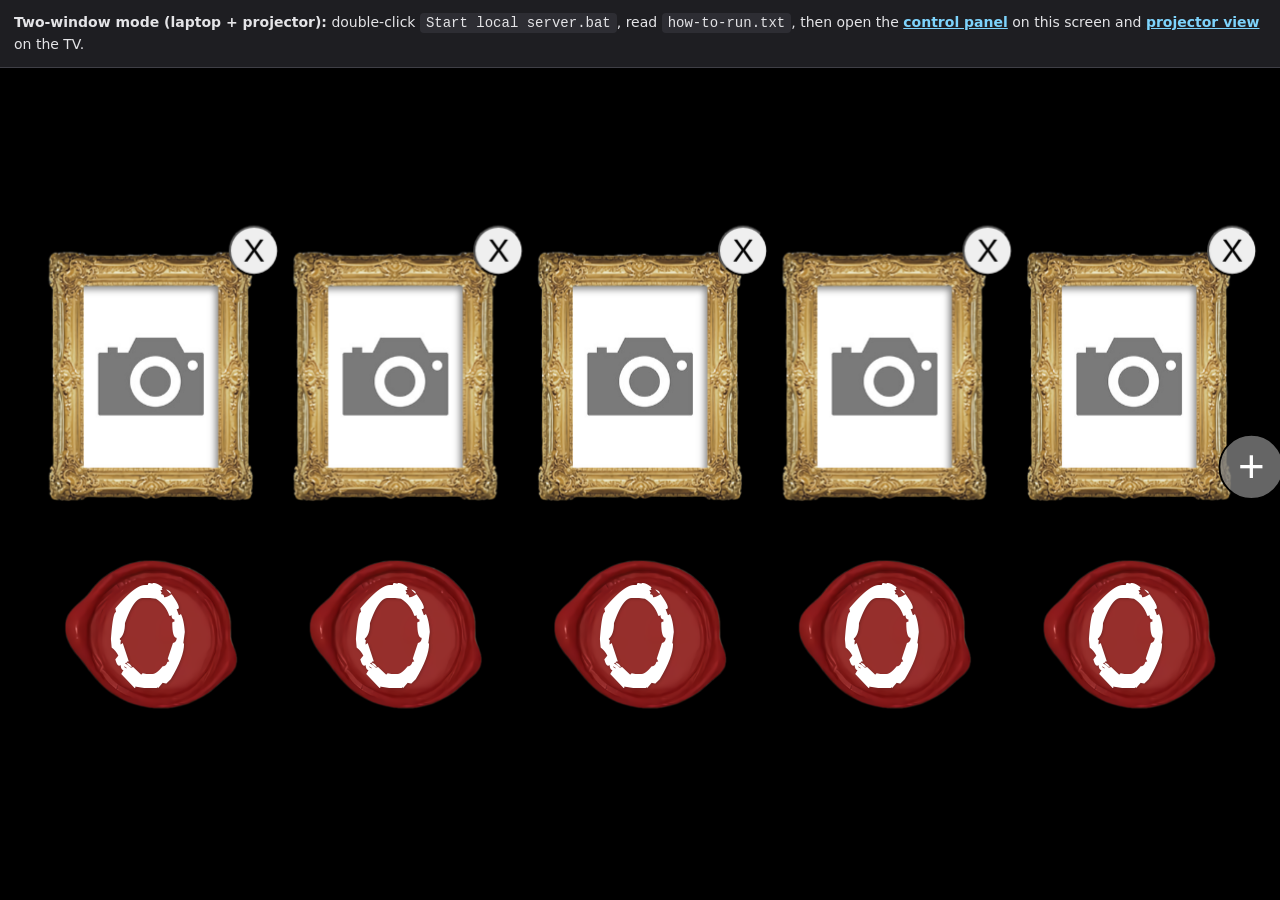
<file: tm-scoreboard/index.html>
<!DOCTYPE html>
<html>
	<head>
		<meta charset="utf-8">
		<meta name="viewport" content="width=device-width, initial-scale=1.0">
		<meta http-equiv="X-UA-Compatible" content="IE=edge">

		<title>Taskmaster Scoreboard - VodBox</title>

		<meta name="description" content="Create your own Taskmaster Scoreboard with your friends and family!">
		<meta name="short_description" content="Taskmaster Scoreboard">
		<meta name="author_description" content="VodBox (Dillon Pentz)">
		<meta name="keywords" content="taskmaster, generator, scoreboard, hometasking, home taskmaster, alex horne, greg davies">

		<meta name="twitter:card" property="twitter:card" content="summary_large_image">
		<meta name="twitter:title" property="twitter:title" content="Taskmaster Scoreboard">
		<meta name="twitter:description" property="twitter:description" content="Create your own Taskmaster Scoreboard with your friends and family!">
		<meta name="twitter:image" property="twitter:image" content="https://vodbox.github.io/tm-scoreboard/images/background.jpg">
		<meta name="twitter:site" property="twitter:site" content="VodBox_IO">

		<meta name="og:site_name" content="VodBox">
		<meta name="og:title" content="Taskmaster Scoreboard">
		<meta name="og:description" content="Create your own Taskmaster Scoreboard with your friends and family!">
		<meta name="og:type" content="website">
		<meta name="og:image" content="https://vodbox.github.io/tm-scoreboard/images/background.jpg">
		<meta name="og:url" content="https://vodbox.github.io/tm-scoreboard/">
		<meta name="og:locale" content="en_NZ">

		<meta name="HandheldFriendly" content="True">
		<meta name="MobileOptimized" content="320">
		<meta name="apple-mobile-web-app-capable" content="yes">
		<meta name="apple-mobile-web-app-status-bar-style" content="black-translucent">

		<link rel="canonical" href="https://vodbox.github.io/tm-scoreboard/">
		<link rel="shortcut icon" href="favicon.ico">
		<link rel="preload" as="font" type="font/woff2" crossorigin href="./fonts/veteran_typewriter-webfont.woff2">
		<link href="./css/style.css" rel="stylesheet" type="text/css">
		<link href="./fonts/veteran_typewriter.css" rel="stylesheet" type="text/css">
	</head>

	<body>
		<p style="background:#1e1e22;color:#e4e4e7;padding:12px 14px;font-family:system-ui,sans-serif;font-size:14px;line-height:1.5;margin:0;border-bottom:1px solid #3f3f46;">
			<strong>Two-window mode (laptop + projector):</strong> double-click <code style="background:#2d2d33;padding:2px 6px;border-radius:4px;">Start local server.bat</code>, read <code style="background:#2d2d33;padding:2px 6px;border-radius:4px;">how-to-run.txt</code>, then open the <a href="control.html" style="color:#7dd3fc;">control panel</a> on this screen and <a href="display.html" style="color:#7dd3fc;">projector view</a> on the TV.
		</p>
		<main>

		</main>

		<button id="play-button">Play</button>
		
		<div class="cover"></div>
		<noscript>
			<h1>Hi, this page requires JavaScript to function.</h1>
		</noscript>

		<input type="file" id="file-input" accept="image/*"></input>
		
		<script src="js/score-fit.js" type="text/javascript"></script>
		<script src="js/contestant-layout.js" type="text/javascript"></script>
		<script src="js/index.js" type="text/javascript"></script>
	</body>
</html>
</file>
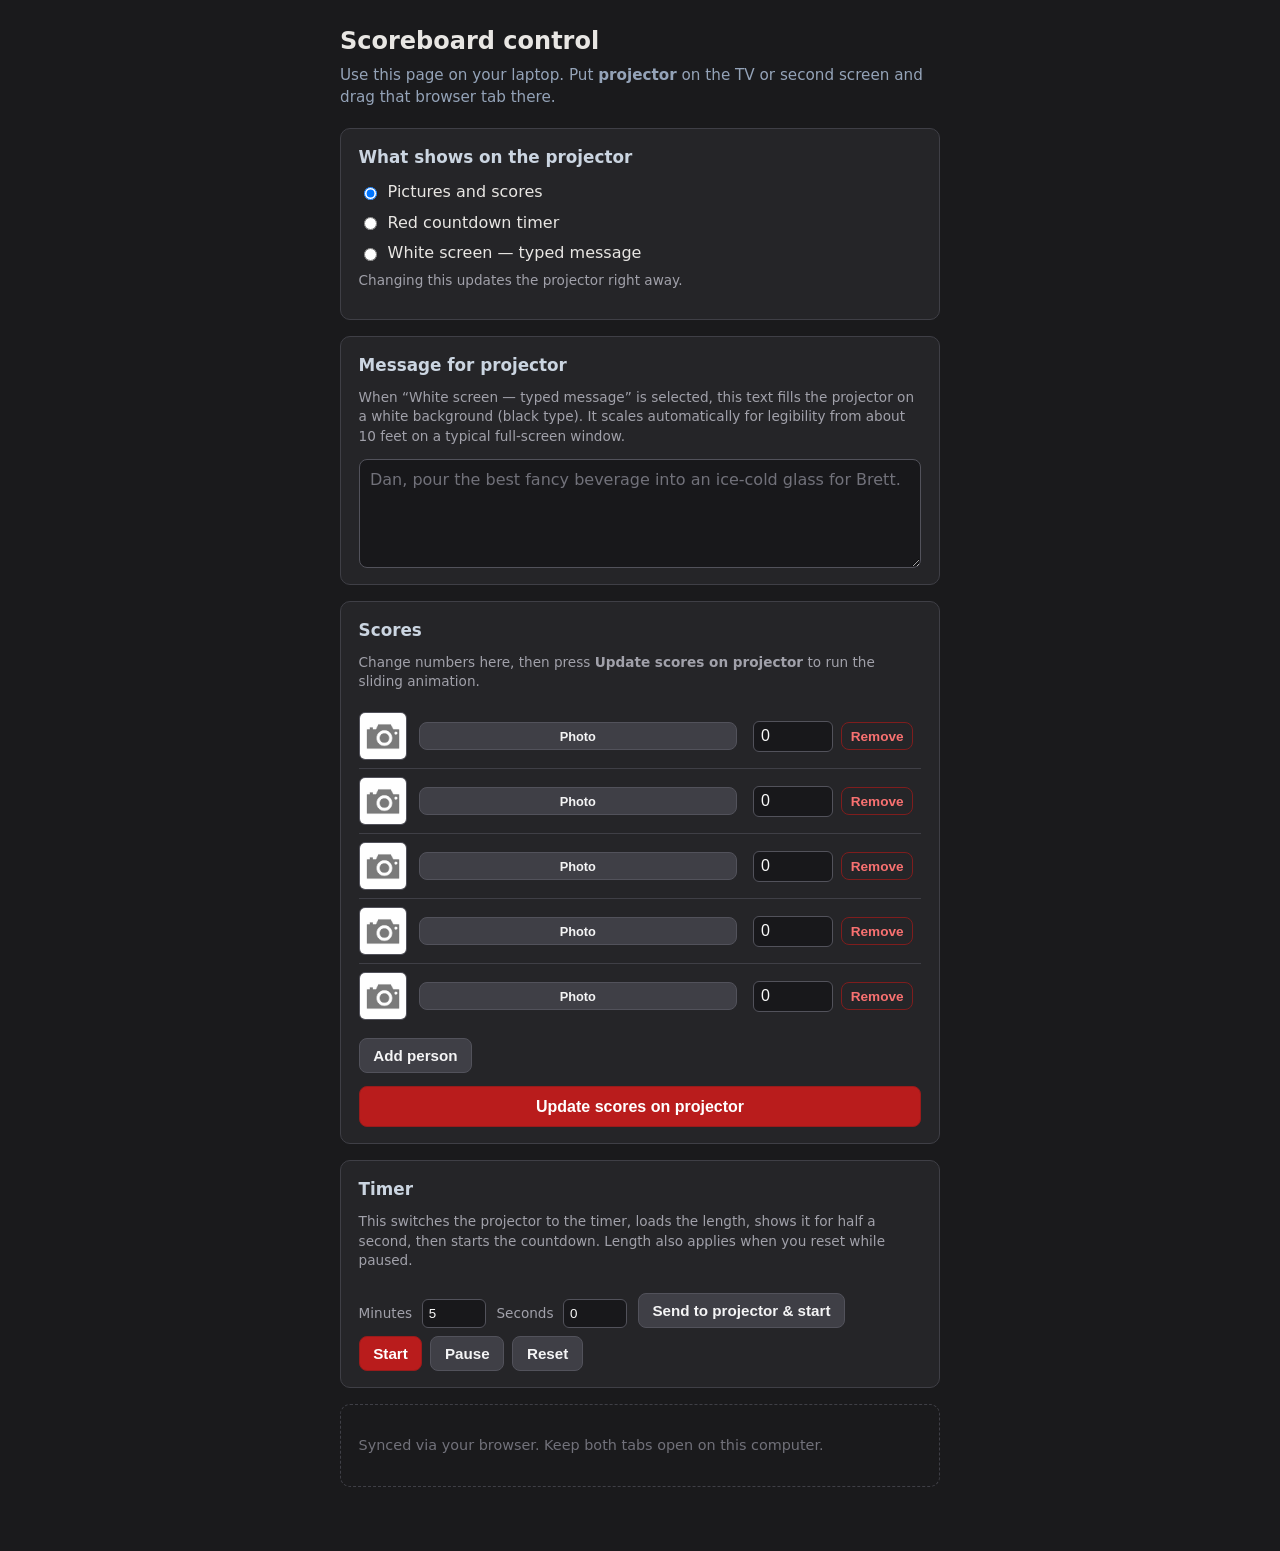
<file: tm-scoreboard/control.html>
<!DOCTYPE html>
<html lang="en">
	<head>
		<meta charset="utf-8">
		<meta name="viewport" content="width=device-width, initial-scale=1.0">
		<title>Scoreboard — control panel</title>
		<link rel="shortcut icon" href="favicon.ico">
		<link href="./css/control.css" rel="stylesheet" type="text/css">
	</head>
	<body>
		<div class="wrap">
			<h1>Scoreboard control</h1>
			<p class="lead">
				Use this page on your laptop. Put <strong>projector</strong> on the TV or second screen and drag that browser tab there.
			</p>

			<section class="panel">
				<h2>What shows on the projector</h2>
				<label class="radio-row"><input type="radio" name="viewMode" value="scoreboard" checked> Pictures and scores</label>
				<label class="radio-row"><input type="radio" name="viewMode" value="timer"> Red countdown timer</label>
				<label class="radio-row"><input type="radio" name="viewMode" value="message"> White screen — typed message</label>
				<p class="hint">Changing this updates the projector right away.</p>
			</section>

			<section class="panel">
				<h2>Message for projector</h2>
				<p class="hint">When “White screen — typed message” is selected, this text fills the projector on a white background (black type). It scales automatically for legibility from about 10 feet on a typical full-screen window.</p>
				<textarea id="projector-message-input" class="projector-message-input" rows="4" maxlength="2000" spellcheck="true" placeholder="Dan, pour the best fancy beverage into an ice-cold glass for Brett."></textarea>
			</section>

			<section class="panel">
				<h2>Scores</h2>
				<p class="hint">Change numbers here, then press <strong>Update scores on projector</strong> to run the sliding animation.</p>
				<div id="contestant-rows"></div>
				<button type="button" id="btn-add" class="btn secondary">Add person</button>
				<button type="button" id="btn-commit" class="btn primary">Update scores on projector</button>
			</section>

			<section class="panel">
				<h2>Timer</h2>
				<p class="hint">This switches the projector to the timer, loads the length, shows it for half a second, then starts the countdown. Length also applies when you reset while paused.</p>
				<div class="timer-row">
					<label>Minutes <input type="number" id="timer-min" min="0" value="5" class="num"></label>
					<label>Seconds <input type="number" id="timer-sec" min="0" max="59" value="0" class="num"></label>
					<button type="button" id="btn-timer-length" class="btn secondary">Send to projector &amp; start</button>
				</div>
				<div class="timer-actions">
					<button type="button" id="btn-timer-start" class="btn primary">Start</button>
					<button type="button" id="btn-timer-pause" class="btn secondary">Pause</button>
					<button type="button" id="btn-timer-reset" class="btn secondary">Reset</button>
				</div>
			</section>

			<section class="panel muted">
				<p id="help-storage">Synced via your browser. Keep both tabs open on this computer.</p>
			</section>
		</div>

		<input type="file" id="global-file" accept="image/*" hidden>

		<script src="js/sync.js" type="text/javascript"></script>
		<script src="js/control-app.js" type="text/javascript"></script>
	</body>
</html>
</file>
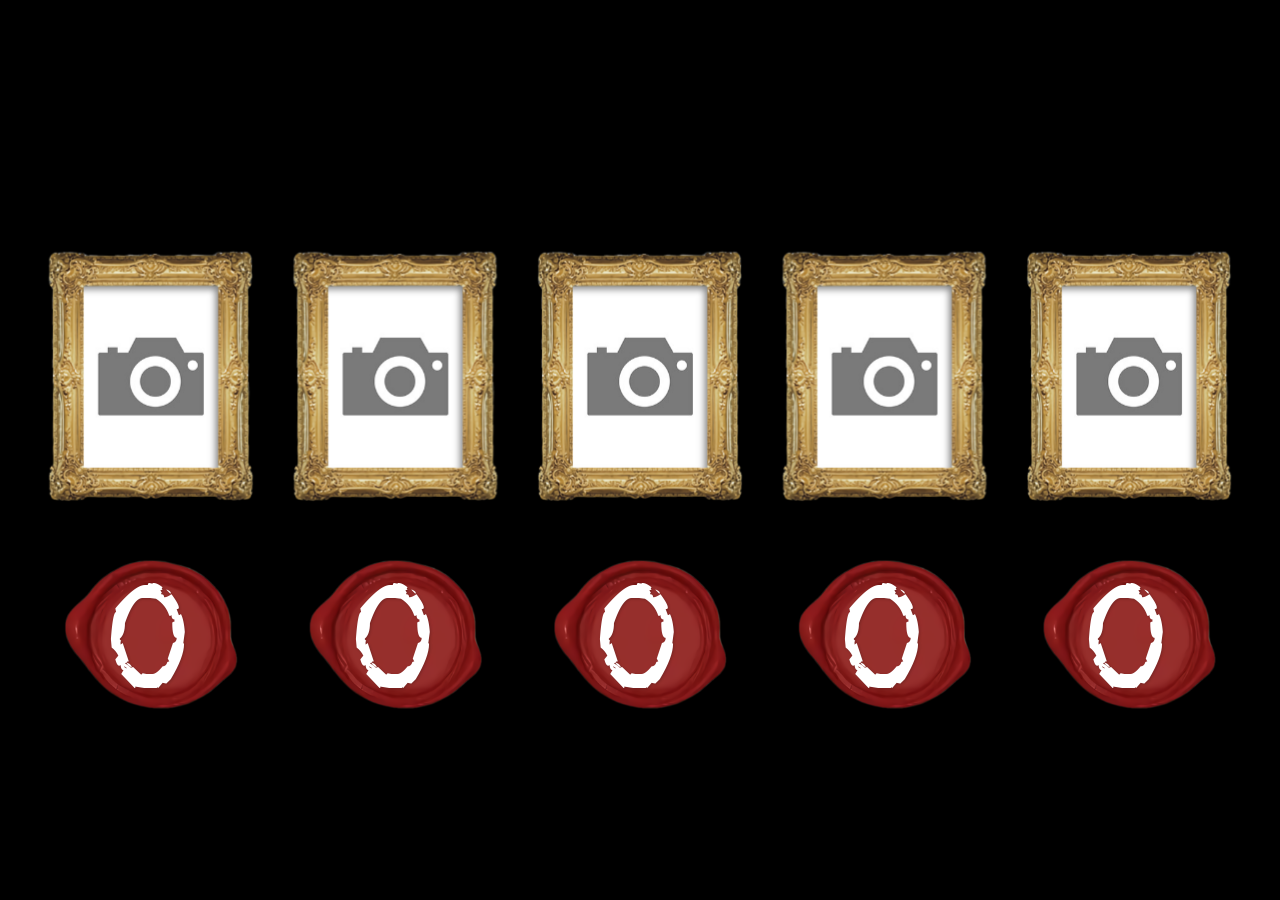
<file: tm-scoreboard/display.html>
<!DOCTYPE html>
<html lang="en">
	<head>
		<meta charset="utf-8">
		<meta name="viewport" content="width=device-width, initial-scale=1.0">
		<title>Scoreboard — projector</title>
		<link rel="shortcut icon" href="favicon.ico">
		<link rel="preload" as="font" type="font/woff2" crossorigin href="./fonts/veteran_typewriter-webfont.woff2">
		<link href="./css/style.css" rel="stylesheet" type="text/css">
		<link href="./fonts/veteran_typewriter.css" rel="stylesheet" type="text/css">
		<link href="./css/display.css" rel="stylesheet" type="text/css">
	</head>
	<body>
		<div id="view-scoreboard" class="view-pane active">
			<main></main>
		</div>
		<div id="view-timer" class="view-pane">
			<div id="timer-digits-wrap">
				<div id="timer-digits">00:00.00</div>
			</div>
		</div>
		<div id="view-message" class="view-pane">
			<div id="projector-message-wrap">
				<div id="projector-message-text"></div>
			</div>
		</div>

		<script src="js/sync.js" type="text/javascript"></script>
		<script src="js/score-fit.js" type="text/javascript"></script>
		<script src="js/contestant-layout.js" type="text/javascript"></script>
		<script src="js/display-app.js" type="text/javascript"></script>
	</body>
</html>
</file>
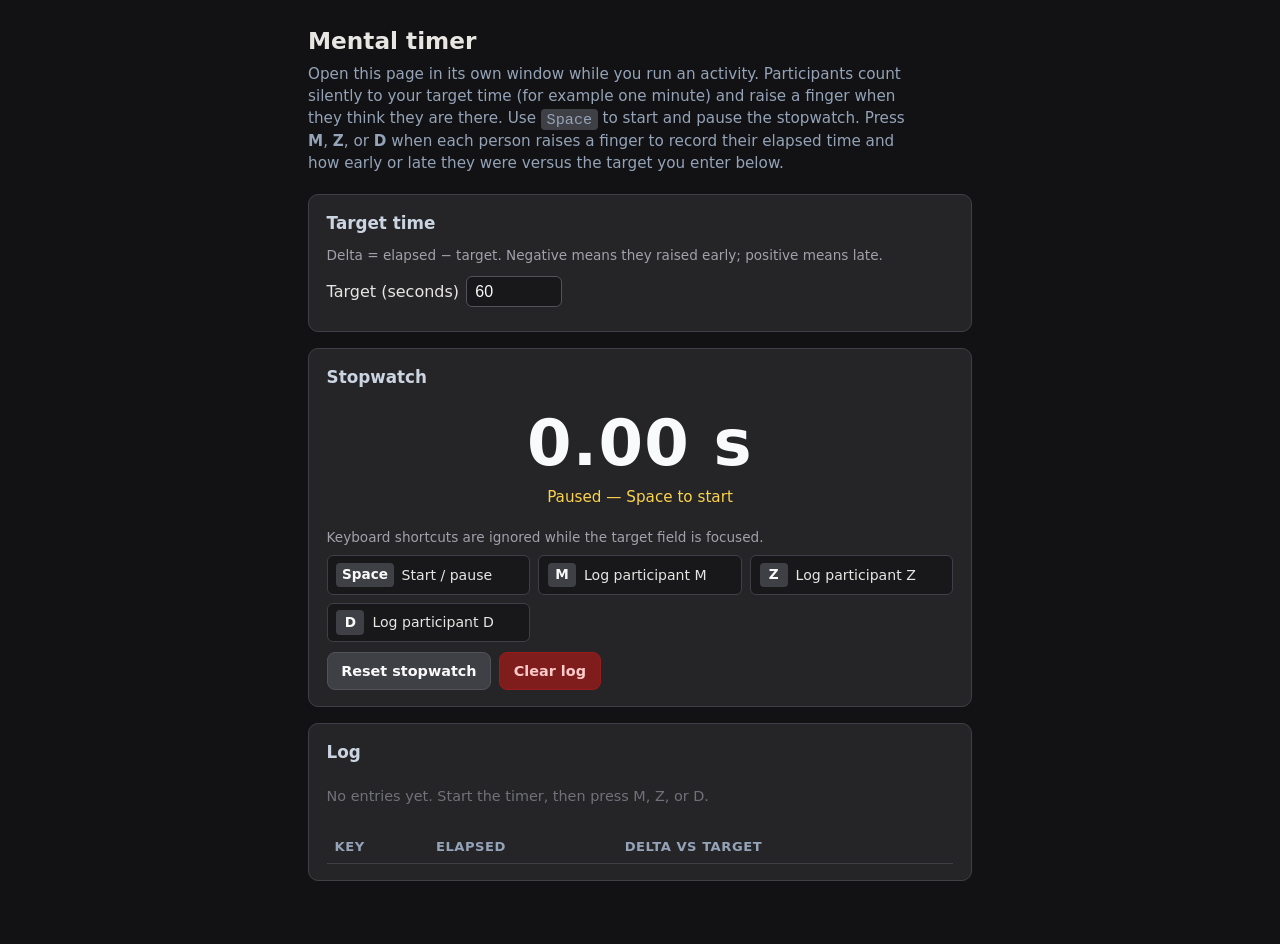
<file: tm-scoreboard/mind-timer.html>
<!DOCTYPE html>
<html lang="en">
	<head>
		<meta charset="utf-8">
		<meta name="viewport" content="width=device-width, initial-scale=1.0">
		<title>Mental timer — key log</title>
		<link href="./css/mind-timer.css" rel="stylesheet" type="text/css">
	</head>
	<body>
		<div class="wrap">
			<h1>Mental timer</h1>
			<p class="lead">
				Open this page in its own window while you run an activity. Participants count silently to your target time (for example one minute) and raise a finger when they think they are there.
				Use <kbd style="background:#3f3f46;padding:0.1rem 0.35rem;border-radius:4px">Space</kbd> to start and pause the stopwatch. Press <strong>M</strong>, <strong>Z</strong>, or <strong>D</strong> when each person raises a finger to record their elapsed time and how early or late they were versus the target you enter below.
			</p>

			<section class="panel">
				<h2>Target time</h2>
				<p class="hint" style="margin-bottom:0.65rem">Delta = elapsed − target. Negative means they raised early; positive means late.</p>
				<div class="target-row">
					<label>
						Target (seconds)
						<input type="number" id="target-sec" class="num" min="0" step="0.01" value="60">
					</label>
				</div>
			</section>

			<section class="panel">
				<h2>Stopwatch</h2>
				<div class="display-wrap">
					<div id="elapsed" class="elapsed" aria-live="polite">0.00 s</div>
					<div id="status" class="status paused">Paused — Space to start</div>
				</div>
				<p class="hint" style="margin-top:1rem">Keyboard shortcuts are ignored while the target field is focused.</p>
				<div class="keys-grid">
					<div class="key-chip"><kbd>Space</kbd> Start / pause</div>
					<div class="key-chip"><kbd>M</kbd> Log participant M</div>
					<div class="key-chip"><kbd>Z</kbd> Log participant Z</div>
					<div class="key-chip"><kbd>D</kbd> Log participant D</div>
				</div>
				<div class="btn-row">
					<button type="button" id="btn-reset-timer" class="btn secondary">Reset stopwatch</button>
					<button type="button" id="btn-clear-log" class="btn danger">Clear log</button>
				</div>
			</section>

			<section class="panel">
				<h2>Log</h2>
				<p id="empty-log" class="empty-log">No entries yet. Start the timer, then press M, Z, or D.</p>
				<div class="log-wrap">
					<table class="log" aria-label="Logged times">
						<thead>
							<tr>
								<th>Key</th>
								<th>Elapsed</th>
								<th>Delta vs target</th>
							</tr>
						</thead>
						<tbody id="log-body"></tbody>
					</table>
				</div>
			</section>
		</div>
		<script src="./js/mind-timer.js"></script>
	</body>
</html>
</file>
<file: tm-scoreboard/css/style.css>
html {
	background-color: #000;

	font-size: 62.5%;
}

html, body {
	width: 100%;
	height: 100%;
	position: fixed;
}

body {
	display: block;

	padding: 0;
	margin: 0;

	font-size: 20px;
	font-size: 2.0rem;

	font-family: sans-serif;

	overflow: hidden;
}

a {
	color: white;
	font-weight: 600;
}

#settings {
	padding: 20px;
	padding: 2rem;

	transition: opacity 0.2s;

	width: 80%;
	max-width: 500px;
	max-width: 50rem;

	color: white;

	position: absolute;

	z-index: 100;
}

#settings-link {
	background-color: rgba(88, 15, 13, 0.8);
	padding: 10px;
	padding: 1rem;
	line-height: 200%;
	height: 200%;
}

.inner-container {
	background-color: rgba(88, 15, 13, 0.8);
	padding: 20px;
	padding: 2rem;
}

.inner-container.invisible {
	display: none;
}

.invisible {
	opacity: 0;
}

.contestant-settings {
	width: 100%;
	height: 72px;
	height: 7.2rem;
	
	margin-top: -1px;
	margin-top: -0.1rem;
	
	border: 1px solid rgba(0, 0, 0, 0.6);
	border: 0.1rem solid rgna(0, 0, 0 , 0.6);
}

.contestant-settings * {
	float: right;

	margin-right: 10px;
	margin-right: 1rem;
}

.contestant-settings .img-container {
	height: 72px;
	width: 72px;

	height: 7.2rem;
	width: 7.2rem;

	display: block;

	float: left;
}

.contestant-settings img {
	max-width: 72px;
	max-height: 72px;

	max-width: 7.2rem;
	max-height: 7.2rem;

	display: block;
}

.contestant-settings label {
	line-height: 72px;
	line-height: 7.2rem;
}

.contestant-settings input {
	width: 90px;
	width: 9rem;

	font-size: 30px;
	font-size: 3rem;
	height: 30px;
	height: 3rem;

	padding: 0;
	border: none;

	margin-top: 21px;
	margin-top: 2.1rem;
}

.contestant-settings .delete {
	line-height: 72px;
	line-height: 7.2rem;

	padding: 0 4px;
	padding: 0 0.4rem;

	cursor: pointer;
}

#add {
	text-align: center;
	line-height: 64px;
	line-height: 6.4rem;
}

main {
	width: 1400px;
	height: 413px;

	position: absolute;

	left: 0;
	top: 0;

	-ms-transform-origin: 0 0;
	transform-origin: 0 0;

	display: block;

	overflow: visible;
}

.contestant {
	width: 205px;

	top: 0;
	height: 100%;
	box-sizing: border-box;

	margin: 0 auto;
	position: absolute;

	transition: transform 2s;

	display: flex;
	flex-direction: column;
	align-items: stretch;
}

.contestant-mid {
	flex: 1 1 auto;
	display: flex;
	flex-direction: column;
	justify-content: center;
	align-items: stretch;
	overflow: visible;
	width: 100%;
	min-height: 275px;
	padding-top: clamp(10px, 3.2vmin, 40px);
	box-sizing: border-box;
}

.contestant .frame-scaler {
	position: relative;
	left: auto;
	bottom: auto;
	flex: 0 0 auto;
	width: 100%;
	max-width: 205px;
	align-self: center;
}

.contestant .frame-container {
	width: 100%;
	box-sizing: border-box;
}

.contestant .score-container {
	position: relative;
	left: auto;
	bottom: auto;
	transform: none;
	flex-shrink: 0;
	align-self: center;
	margin-top: auto;
	padding-bottom: 10px;
	width: auto;
	max-width: 100%;
}

.contestant img {
	width: 100%;
}

.contestant .score-container img.seal {
	width: auto;
	height: auto;
	max-width: 100%;
}

.score-container, .frame-container {
	position: relative;
}

.frame-scaler {
	transition: transform 2s;

	-ms-transform-origin: bottom;
	transform-origin: bottom;
}

.larger {
	-ms-transform: scale(1.2);
	transform: scale(1.2);
}

.large {
	-ms-transform: scale(1.1);
	transform: scale(1.1);
}

.frame-container {
	filter: drop-shadow(15px 15px 3px rgba(0, 0, 0, 0.4));

	margin-bottom: 25px;
	height: 250px;

	-ms-transform-origin: center;
	transform-origin: center;

	-webkit-animation: rotate 3s ease-in-out alternate infinite;
	animation: rotate 3s ease-in-out alternate infinite;

	cursor: pointer;
}

.frame {
	transform: translateZ(0);
}

.frame-container:hover, .score-container:hover {
	filter: drop-shadow(3px 3px white)
			drop-shadow(-3px -3px white)
			drop-shadow(3px -3px white)
			drop-shadow(-3px 3px white);
}

@keyframes rotate {
	0% {
		transform: rotate(-4deg);
	}

	100% {
		transform: rotate(4deg);
	}
}

.frame-container img {
	position: absolute;
}

.fill {
	top: 33px;
	right: 33px;
	bottom: 33px;
	left: 33px;
	
	position: absolute;

	background-color: white;
	background-position: center;
	background-size: cover;

	overflow: hidden;
}

.shadow {
	width: 100%;
	height: 100%;
	position: absolute;

	top: 0;
	left: 0;

	box-shadow: inset -5px 5px 7px rgba(0, 0, 0, 0.5);
}

.score-container {
	cursor: text;
	position: relative;
}

.score {
	position: absolute;
	top: 0;
	left: 0;

	width: 100%;
	height: 100%;

	box-sizing: border-box;

	line-height: 180px;

	text-align: center;
	vertical-align: middle;

	margin: 0;
	padding: 0;
	margin-left: 8px;

	color: white;
	font-family: "veteran_typewriterregular", sans-serif;

	font-size: 84px;

	font-weight: normal;
	font-style: normal;

	text-shadow: 1px 1px 3px rgba(0, 0, 0, 0.2);
}

.score-edit {
	position: absolute;
	width: 100%;
	height: 100%;
	top: 0;
	left: 0;
	text-align: center;
	font-size: 92px;
}

.cover {
	position: absolute;
	top: 0;
	left: 0;
	right: 0;
	bottom: 0;
	width: 100%;
	height: 100%;

	background-size: cover;
	background-position: center;

	display: none;
}

noscript h1 {
	background-color: white;
}

#file-input {
	display: none;
}

#play-button {
	color: transparent;
	width: 80px;
	width: 8rem;
	height: 80px;
	height: 8rem;

	border-radius: 100%;
	border: 2px solid black;
	border: 0.2rem solid black;
	
	background: rgba(0, 0, 0, 0.2);

	position: absolute;

	right: 32px;
	right: 3.2rem;
	top: 32px;
	top: 3.2rem;

	cursor: pointer;

	display: none;
}

#play-button::after {
	content: "";

	width: 0;
	height: 0;

	position: absolute;
	top: 50%;
	left: 50%;

	border: 22px solid transparent;
	border-left: 30px solid #fff;
	margin-top: -22px;
	margin-left: -10px;
}

.exit-button {
	position: absolute;
	top: -25px;
	right: -25px;

	border-radius: 50%;
	width: 50px;
	height: 50px;
	
	font-size: 32px;
}

.locked .exit-button, .locked .add-button {
	display: none;
}

.add-button {
	top: auto;
	bottom: 248px;

	position: absolute;
	width: 72px;
	height: 72px;

	border-radius: 50%;

	background: black;
	background: rgba(127, 127, 127, 0.8);
	border: 2px solid black;

	font-size: 50px;
	color: white;

	cursor: pointer;
}
</file>
<file: tm-scoreboard/fonts/veteran_typewriter.css>
/*! Generated by Font Squirrel (https://www.fontsquirrel.com) on December 24, 2020 */



@font-face {
    font-family: 'veteran_typewriterregular';
    src: url('veteran_typewriter-webfont.eot');
    src: url('veteran_typewriter-webfont.eot?#iefix') format('embedded-opentype'),
         url('veteran_typewriter-webfont.woff2') format('woff2'),
         url('veteran_typewriter-webfont.woff') format('woff'),
         url('veteran_typewriter-webfont.ttf') format('truetype'),
         url('veteran_typewriter-webfont.svg#veteran_typewriterregular') format('svg');
    font-weight: normal;
    font-style: normal;

}
</file>
<file: tm-scoreboard/css/control.css>
* {
	box-sizing: border-box;
}

body {
	margin: 0;
	font-family: "Segoe UI", system-ui, sans-serif;
	font-size: 16px;
	line-height: 1.45;
	color: #e8e6e3;
	background: #1a1a1c;
}

.wrap {
	max-width: 40rem;
	margin: 0 auto;
	padding: 1.5rem 1.25rem 3rem;
}

h1 {
	font-size: 1.5rem;
	font-weight: 650;
	margin: 0 0 0.35rem;
}

h2 {
	font-size: 1.05rem;
	font-weight: 600;
	margin: 0 0 0.65rem;
	color: #cbd5e1;
}

.lead {
	margin: 0 0 1.25rem;
	color: #94a3b8;
	font-size: 0.95rem;
}

.panel {
	background: #252528;
	border: 1px solid #3f3f46;
	border-radius: 10px;
	padding: 1rem 1.1rem;
	margin-bottom: 1rem;
}

.panel.muted {
	background: transparent;
	border-style: dashed;
	color: #71717a;
	font-size: 0.9rem;
}

.hint {
	font-size: 0.85rem;
	color: #a1a1aa;
	margin: 0 0 0.75rem;
}

.radio-row {
	display: flex;
	align-items: center;
	gap: 0.5rem;
	margin-bottom: 0.45rem;
	cursor: pointer;
}

.contestant-row {
	display: grid;
	grid-template-columns: 52px 1fr auto auto;
	gap: 0.5rem;
	align-items: center;
	padding: 0.5rem 0;
	border-bottom: 1px solid #3f3f46;
}

.contestant-row:last-of-type {
	border-bottom: none;
}

.contestant-row .thumb {
	width: 48px;
	height: 48px;
	border-radius: 6px;
	object-fit: cover;
	background: #3f3f46;
	border: 1px solid #52525b;
}

.score-input {
	width: 5rem;
	padding: 0.35rem 0.45rem;
	border-radius: 6px;
	border: 1px solid #52525b;
	background: #18181b;
	color: #fafafa;
	font-size: 1rem;
}

.btn {
	display: inline-flex;
	align-items: center;
	justify-content: center;
	padding: 0.5rem 0.85rem;
	border-radius: 8px;
	border: 1px solid transparent;
	font-size: 0.95rem;
	font-weight: 600;
	cursor: pointer;
	margin-top: 0.6rem;
	margin-right: 0.5rem;
}

.btn.primary {
	background: #b91c1c;
	color: #fff;
	border-color: #991b1b;
}

.btn.primary:hover {
	background: #dc2626;
}

.btn.secondary {
	background: #3f3f46;
	color: #f4f4f5;
	border-color: #52525b;
}

.btn.secondary:hover {
	background: #52525b;
}

.btn.danger {
	background: transparent;
	color: #f87171;
	border-color: #7f1d1d;
	padding: 0.35rem 0.55rem;
	font-size: 0.85rem;
	margin-top: 0;
}

.btn.danger:hover {
	background: #450a0a;
}

#btn-commit {
	display: block;
	width: 100%;
	margin-top: 0.85rem;
	padding: 0.65rem 1rem;
	font-size: 1rem;
}

.timer-row {
	display: flex;
	flex-wrap: wrap;
	align-items: flex-end;
	gap: 0.65rem;
	margin-bottom: 0.5rem;
}

.timer-row label {
	font-size: 0.85rem;
	color: #a1a1aa;
}

.num {
	width: 4rem;
	margin-left: 0.35rem;
	padding: 0.35rem;
	border-radius: 6px;
	border: 1px solid #52525b;
	background: #18181b;
	color: #fafafa;
}

.timer-actions {
	display: flex;
	flex-wrap: wrap;
	gap: 0.5rem;
	margin-top: 0.35rem;
}

.timer-actions .btn {
	margin-top: 0;
	margin-right: 0;
}

.projector-message-input {
	display: block;
	width: 100%;
	min-height: 6.5rem;
	margin-top: 0.35rem;
	padding: 0.55rem 0.65rem;
	border-radius: 8px;
	border: 1px solid #52525b;
	background: #18181b;
	color: #fafafa;
	font: inherit;
	line-height: 1.4;
	resize: vertical;
	box-sizing: border-box;
}

.projector-message-input::placeholder {
	color: #71717a;
}
</file>
<file: tm-scoreboard/css/display.css>
.view-pane {
	display: none;
	position: absolute;
	left: 0;
	top: 0;
	right: 0;
	bottom: 0;
	width: 100%;
	height: 100%;
}

.view-pane.active {
	display: block;
}

#view-scoreboard main {
	position: absolute;
}

/* Auto-fit overrides locked projector scores (font chosen in JS). */
#view-scoreboard .score {
	line-height: 1;
	width: auto;
	height: auto;
}

#view-timer {
	box-sizing: border-box;
	display: none;
	align-items: center;
	justify-content: center;
	background-color: #000;
}

#view-timer.active {
	display: flex;
	flex-direction: column;
}

#timer-digits-wrap {
	flex: 1;
	display: flex;
	align-items: center;
	justify-content: center;
	width: 100%;
	height: 100%;
	min-height: 0;
	padding: 1vmin;
	box-sizing: border-box;
}

#timer-digits {
	font-family: "Segoe UI", Consolas, "Courier New", monospace;
	font-weight: 700;
	font-size: 48px;
	line-height: 1;
	letter-spacing: 0.04em;
	color: #ff2222;
	text-shadow:
		0 0 20px rgba(255, 34, 34, 0.85),
		0 0 40px rgba(255, 34, 34, 0.45),
		0 0 2px #fff;
	font-variant-numeric: tabular-nums;
}

#view-message {
	box-sizing: border-box;
	display: none;
	align-items: center;
	justify-content: center;
	background-color: #fff;
	color: #0a0a0a;
	overflow: hidden;
}

#view-message.active {
	display: flex;
	flex-direction: column;
}

#projector-message-wrap {
	flex: 1;
	display: flex;
	align-items: center;
	justify-content: center;
	width: 100%;
	height: 100%;
	min-height: 0;
	padding: 4vmin;
	box-sizing: border-box;
}

#projector-message-text {
	font-family: "Times New Roman", Times, Georgia, "Courier New", Courier, monospace;
	font-weight: normal;
	font-size: 48px;
	line-height: 1.2;
	text-align: center;
	color: #0a0a0a;
	overflow-wrap: anywhere;
	word-break: break-word;
}
</file>
<file: tm-scoreboard/css/mind-timer.css>
* {
	box-sizing: border-box;
}

body {
	margin: 0;
	font-family: "Segoe UI", system-ui, sans-serif;
	font-size: 16px;
	line-height: 1.45;
	color: #e8e6e3;
	background: #121214;
}

.wrap {
	max-width: 44rem;
	margin: 0 auto;
	padding: 1.5rem 1.25rem 3rem;
}

h1 {
	font-size: 1.45rem;
	font-weight: 650;
	margin: 0 0 0.35rem;
}

.lead {
	margin: 0 0 1.25rem;
	color: #94a3b8;
	font-size: 0.95rem;
	max-width: 38rem;
}

.panel {
	background: #252528;
	border: 1px solid #3f3f46;
	border-radius: 10px;
	padding: 1rem 1.1rem;
	margin-bottom: 1rem;
}

.panel h2 {
	font-size: 1.05rem;
	font-weight: 600;
	margin: 0 0 0.65rem;
	color: #cbd5e1;
}

.hint {
	font-size: 0.85rem;
	color: #a1a1aa;
	margin: 0;
}

.target-row {
	display: flex;
	flex-wrap: wrap;
	align-items: center;
	gap: 0.5rem 1rem;
	margin-bottom: 0.5rem;
}

.target-row label {
	display: flex;
	align-items: center;
	gap: 0.45rem;
	font-variant-numeric: tabular-nums;
}

.target-row input.num {
	width: 6rem;
	padding: 0.35rem 0.5rem;
	border-radius: 6px;
	border: 1px solid #52525b;
	background: #18181b;
	color: #fafafa;
	font-size: 1rem;
}

.display-wrap {
	text-align: center;
	padding: 0.5rem 0 0.25rem;
}

.elapsed {
	font-size: clamp(2.5rem, 10vw, 4rem);
	font-weight: 700;
	font-variant-numeric: tabular-nums;
	letter-spacing: 0.02em;
	color: #f8fafc;
	line-height: 1.1;
}

.status {
	margin-top: 0.45rem;
	font-size: 0.95rem;
	color: #94a3b8;
}

.status.running {
	color: #86efac;
}

.status.paused {
	color: #fcd34d;
}

.keys-grid {
	display: grid;
	grid-template-columns: repeat(auto-fill, minmax(10rem, 1fr));
	gap: 0.5rem;
	margin-top: 0.5rem;
}

.key-chip {
	display: flex;
	align-items: center;
	gap: 0.5rem;
	padding: 0.4rem 0.55rem;
	background: #18181b;
	border-radius: 6px;
	border: 1px solid #3f3f46;
	font-size: 0.88rem;
}

.key-chip kbd {
	display: inline-block;
	min-width: 1.75rem;
	padding: 0.15rem 0.35rem;
	text-align: center;
	font-family: inherit;
	font-weight: 650;
	background: #3f3f46;
	border-radius: 4px;
	font-size: 0.85rem;
	color: #fafafa;
}

.btn-row {
	display: flex;
	flex-wrap: wrap;
	gap: 0.5rem;
	margin-top: 0.65rem;
}

.btn {
	font: inherit;
	cursor: pointer;
	border-radius: 8px;
	padding: 0.45rem 0.85rem;
	border: 1px solid transparent;
	font-weight: 600;
	font-size: 0.9rem;
}

.btn.secondary {
	background: #3f3f46;
	color: #fafafa;
	border-color: #52525b;
}

.btn.secondary:hover {
	background: #52525b;
}

.btn.danger {
	background: #7f1d1d;
	color: #fecaca;
	border-color: #991b1b;
}

.btn.danger:hover {
	background: #991b1b;
}

.log-wrap {
	overflow-x: auto;
	margin-top: 0.5rem;
}

table.log {
	width: 100%;
	border-collapse: collapse;
	font-variant-numeric: tabular-nums;
	font-size: 0.92rem;
}

table.log th,
table.log td {
	text-align: left;
	padding: 0.45rem 0.5rem;
	border-bottom: 1px solid #3f3f46;
}

table.log th {
	color: #94a3b8;
	font-weight: 600;
	font-size: 0.82rem;
	text-transform: uppercase;
	letter-spacing: 0.04em;
}

table.log td.delta-late {
	color: #fca5a5;
}

table.log td.delta-early {
	color: #86efac;
}

table.log td.delta-zero {
	color: #e4e4e7;
}

.empty-log {
	color: #71717a;
	font-size: 0.9rem;
	padding: 0.5rem 0;
}
</file>
